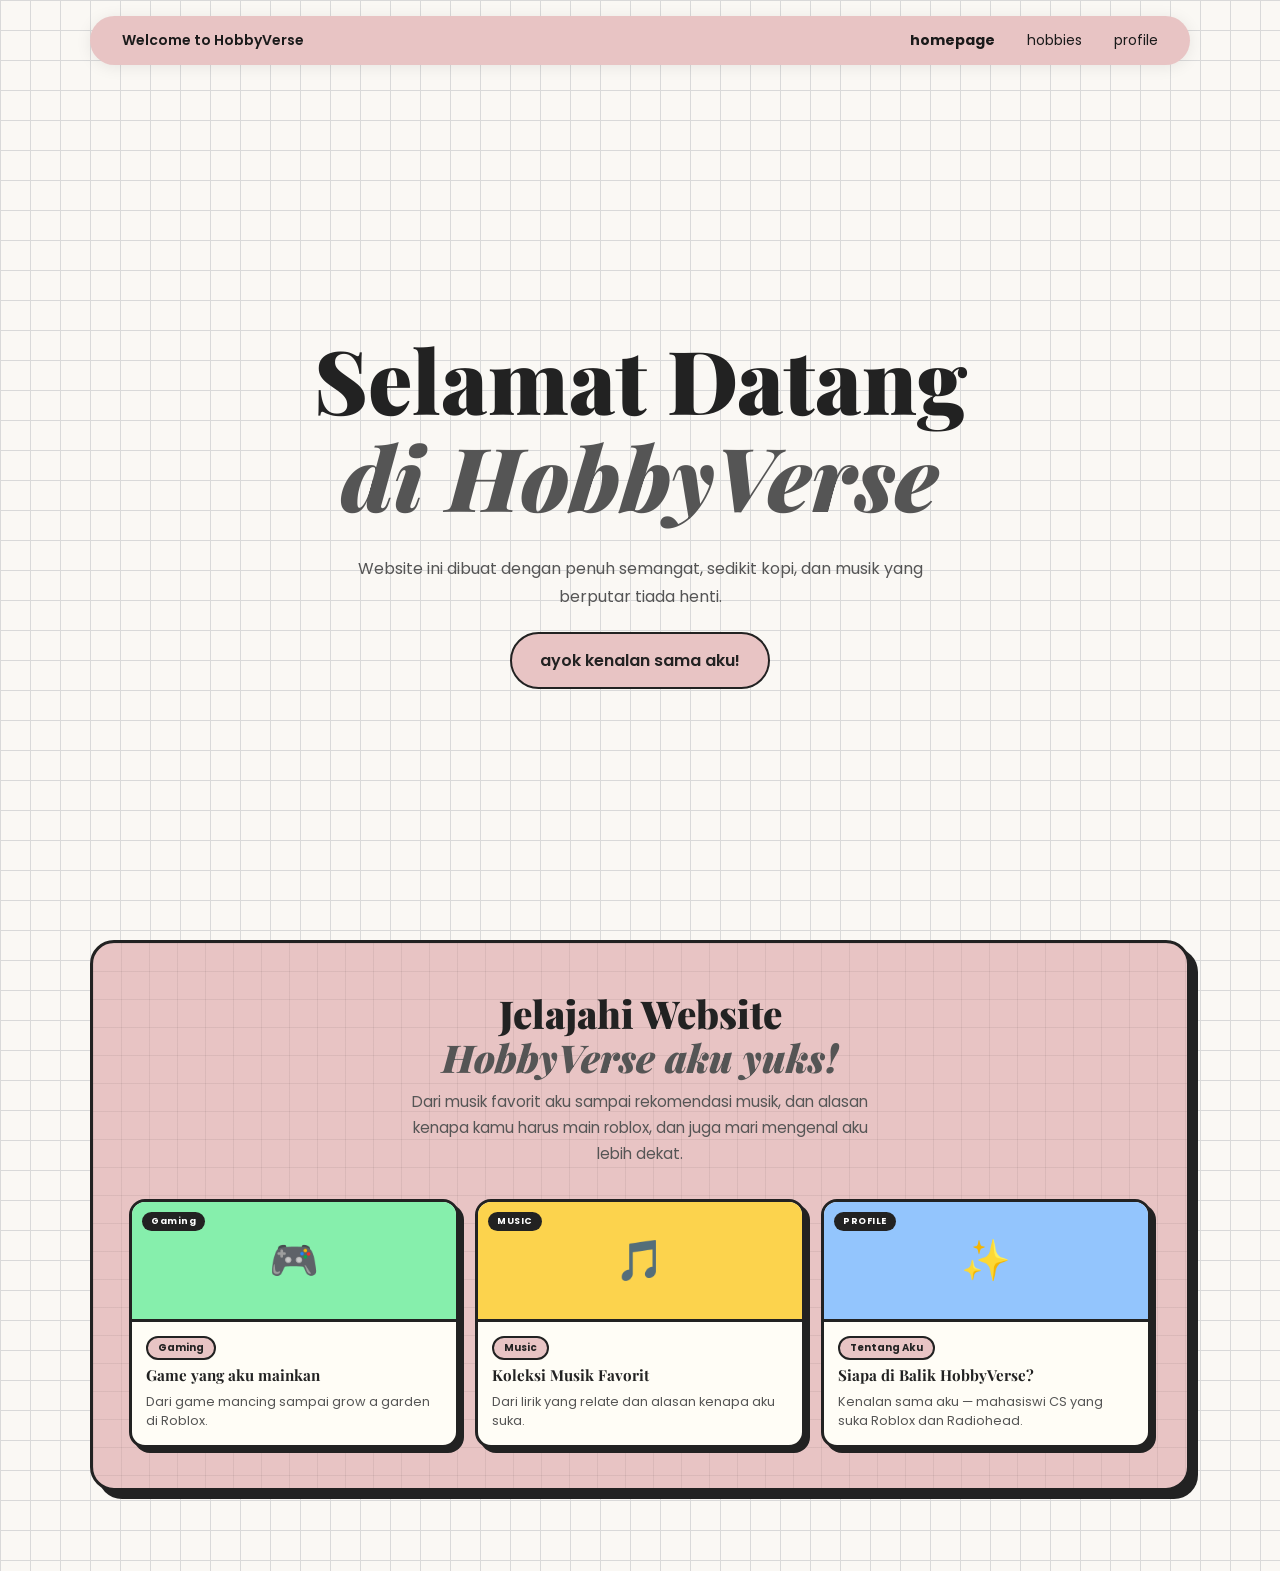
<file: index.html>
<!DOCTYPE html>
<html lang="id">
<head>
    <meta charset="UTF-8" />
    <meta name="viewport" content="width=device-width, initial-scale=1.0" />
    <title>HobbyVerse – Home</title>
    <link rel="stylesheet" href="style.css" />
</head>
<body>

<header>
    <nav>
        <span class="brand">Welcome to HobbyVerse</span>
        <div class="links">
            <a href="homepage.html" class="active">homepage</a>
            <a href="hobbies.html">hobbies</a>
            <a href="profile.html">profile</a>
        </div>
    </nav>
</header>

<section class="hero">
    <div class="hero-content">
        <h1>Selamat Datang<br><em>di HobbyVerse</em></h1>
        <p class="description">
            Website ini dibuat dengan penuh semangat, sedikit kopi, dan musik yang berputar tiada henti.
        </p>
        <a href="profile.html" class="btn">ayok kenalan sama aku!</a>
    </div>
</section>

<section class="explore-section">
    <div class="explore-grid-bg"></div>

    <div class="explore-heading-wrap">
        <h2 class="explore-heading">Jelajahi Website<br><em>HobbyVerse aku yuks!</em></h2>
        <p class="explore-sub">
            Dari musik favorit aku sampai rekomendasi musik, dan alasan kenapa kamu harus main roblox, dan juga mari mengenal aku lebih dekat.
        </p>
    </div>

    <div class="explore-slider-wrap">
        <div class="explore-cards" id="exploreCards">

            <a href="hobbies.html#gaming" class="explore-card">
                <div class="explore-card-img" style="background: #86efac;">
                    <span class="explore-card-badge">Gaming</span>
                    <span class="explore-card-emoji">🎮</span>
                </div>
                <div class="explore-card-body">
                    <span class="explore-tag">Gaming</span>
                    <h3 class="explore-card-title">Game yang aku mainkan</h3>
                    <p class="explore-card-desc">Dari game mancing sampai grow a garden di Roblox.</p>
                </div>
            </a>

            <a href="hobbies.html#musik" class="explore-card">
                <div class="explore-card-img" style="background: #fcd34d;">
                    <span class="explore-card-badge">MUSIC</span>
                    <span class="explore-card-emoji">🎵</span>
                </div>
                <div class="explore-card-body">
                    <span class="explore-tag">Music</span>
                    <h3 class="explore-card-title">Koleksi Musik Favorit</h3>
                    <p class="explore-card-desc">Dari lirik yang relate dan alasan kenapa aku suka.</p>
                </div>
            </a>

            <a href="profile.html" class="explore-card">
                <div class="explore-card-img" style="background: #93c5fd;">
                    <span class="explore-card-badge">PROFILE</span>
                    <span class="explore-card-emoji">✨</span>
                </div>
                <div class="explore-card-body">
                    <span class="explore-tag">Tentang Aku</span>
                    <h3 class="explore-card-title">Siapa di Balik HobbyVerse?</h3>
                    <p class="explore-card-desc">Kenalan sama aku — mahasiswi CS yang suka Roblox dan Radiohead.</p>
                </div>
            </a>

        </div>
    </div>
</section>

</body>
</html>
</file>
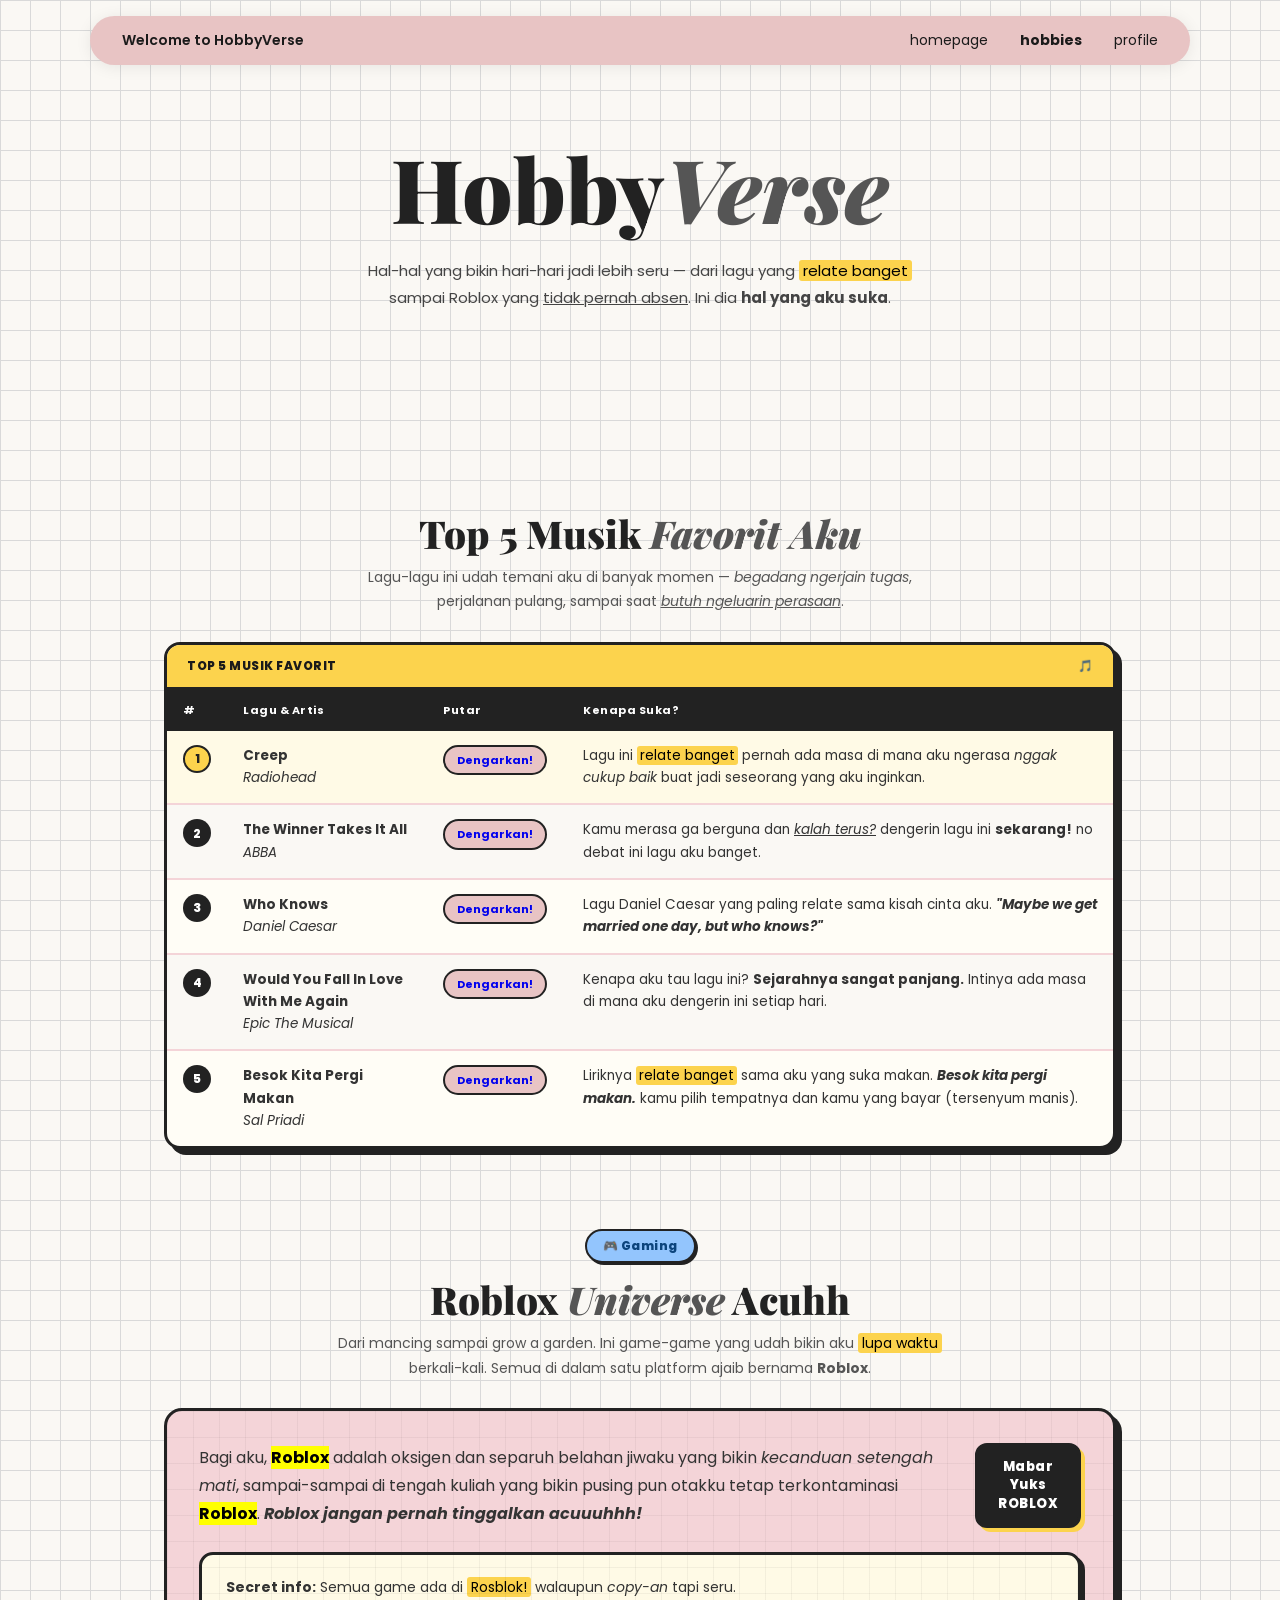
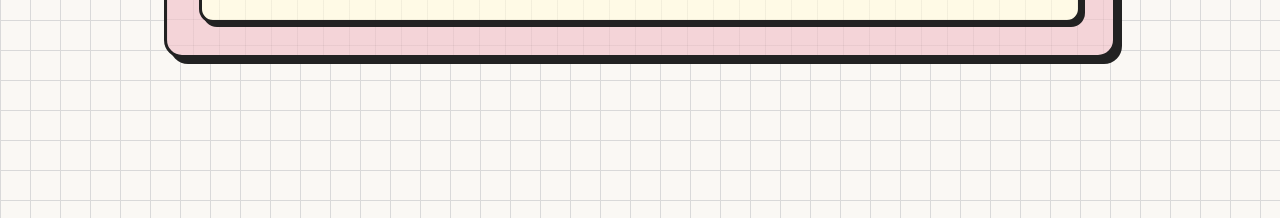
<file: hobbies.html>
<!DOCTYPE html>
<html lang="id">
<head>
    <meta charset="UTF-8" />
    <meta name="viewport" content="width=device-width, initial-scale=1.0" />
    <title>Hobbies – HobbyVerse</title>
    <link rel="stylesheet" href="style.css" />
</head>
<body>

<header>
    <nav>
        <span class="brand">Welcome to HobbyVerse</span>
        <div class="links">
            <a href="homepage.html">homepage</a>
            <a href="hobbies.html" class="active">hobbies</a>
            <a href="profile.html">profile</a>
        </div>
    </nav>
</header>

<main class="hobbies-page">

    <section class="hb-hero-inner">
        <div class="hb-hero-title">
            <h1>Hobby<em>Verse</em></h1>
            <p class="hb-hero-desc">
                Hal-hal yang bikin hari-hari jadi lebih seru — dari lagu yang <mark>relate banget</mark>
                sampai Roblox yang <u>tidak pernah absen</u>. Ini dia <strong>hal yang aku suka</strong>.
            </p>
        </div>
    </section>

    <!-- MUSIK -->
    <section class="hb-section" id="musik">
        <div class="hb-section-label">
            <h2 class="hb-section-title">Top 5 Musik <em>Favorit Aku</em></h2>
            <p class="hb-section-sub">
                Lagu-lagu ini udah temani aku di banyak momen — <em>begadang ngerjain tugas</em>,
                perjalanan pulang, sampai saat <i><u>butuh ngeluarin perasaan</u></i>.
            </p>
        </div>

        <div class="hb-card">
            <div class="hb-card-header yellow">
                <span>TOP 5 MUSIK FAVORIT</span>
                <span>🎵</span>
            </div>
            <div class="hb-table-wrap">
                <table class="hb-table">
                    <thead>
                        <tr>
                            <th class="col-rank">#</th>
                            <th class="col-song">Lagu &amp; Artis</th>
                            <th class="col-genre">Putar</th>
                            <th>Kenapa Suka?</th>
                        </tr>
                    </thead>
                    <tbody>
                        <tr class="row-gold">
                            <td><span class="rank rank-gold">1</span></td>
                            <td><strong>Creep</strong><br><em>Radiohead</em></td>
                            <td><a href="https://youtu.be/XFkzRNyygfk?si=NBBG_Bxpb6eOQ5gJ" target="_blank"><span class="genre-pill">Dengarkan!</span></a></td>
                            <td>Lagu ini <mark>relate banget</mark> pernah ada masa di mana aku ngerasa <em>nggak cukup baik</em> buat jadi seseorang yang aku inginkan.</td>
                        </tr>
                        <tr>
                            <td><span class="rank">2</span></td>
                            <td><strong>The Winner Takes It All</strong><br><em>ABBA</em></td>
                            <td><a href="https://youtu.be/92cwKCU8Z5c?si=Wqiy_tHNhvm-0K00" target="_blank"><span class="genre-pill">Dengarkan!</span></a></td>
                            <td>Kamu merasa ga berguna dan <i><u>kalah terus?</u></i> dengerin lagu ini <b>sekarang!</b> no debat ini lagu aku banget.</td>
                        </tr>
                        <tr>
                            <td><span class="rank">3</span></td>
                            <td><strong>Who Knows</strong><br><em>Daniel Caesar</em></td>
                            <td><a href="https://youtu.be/glscfhJyZHo?si=UpuKACqriJxkjG9X" target="_blank"><span class="genre-pill">Dengarkan!</span></a></td>
                            <td>Lagu Daniel Caesar yang paling relate sama kisah cinta aku. <b><i>"Maybe we get married one day, but who knows?"</i></b></td>
                        </tr>
                        <tr>
                            <td><span class="rank">4</span></td>
                            <td><strong>Would You Fall In Love With Me Again</strong><br><em>Epic The Musical</em></td>
                            <td><a href="https://open.spotify.com/track/3iYeXCdD3d0zlex2v0CpVt" target="_blank"><span class="genre-pill">Dengarkan!</span></a></td>
                            <td>Kenapa aku tau lagu ini? <strong>Sejarahnya sangat panjang.</strong> Intinya ada masa di mana aku dengerin ini setiap hari.</td>
                        </tr>
                        <tr>
                            <td><span class="rank">5</span></td>
                            <td><strong>Besok Kita Pergi Makan</strong><br><em>Sal Priadi</em></td>
                            <td><a href="https://youtu.be/jYIcxdDuGMk?si=obgviyUFpMDv2oRN" target="_blank"><span class="genre-pill">Dengarkan!</span></a></td>
                            <td>Liriknya <mark>relate banget</mark> sama aku yang suka makan. <b><i>Besok kita pergi makan.</i></b> kamu pilih tempatnya dan kamu yang bayar (tersenyum manis).</td>
                        </tr>
                    </tbody>
                </table>
            </div>
        </div>
    </section>

    <!-- GAMING / ROBLOX -->
    <section class="rb-section" id="gaming">
        <div class="rb-section-label">
            <span class="rb-eyebrow">🎮 Gaming</span>
            <h2 class="rb-section-title">Roblox <em>Universe</em> Acuhh</h2>
            <p class="rb-section-sub">
                Dari mancing sampai grow a garden. Ini game-game yang udah bikin aku
                <mark>lupa waktu</mark> berkali-kali. Semua di dalam satu platform ajaib bernama <strong>Roblox</strong>.
            </p>
        </div>

        <!-- Player profile card -->
        <div class="rb-banner">
                <div class="rb-banner-grid"></div>
                <div class="rb-banner-inner">
                    <div>
                        <p class="rb-banner-tagline">
                            Bagi aku, <b><mark>Roblox</mark></b> adalah oksigen dan separuh belahan jiwaku yang bikin <i>kecanduan setengah mati</i>, sampai-sampai di tengah kuliah yang bikin pusing pun otakku tetap terkontaminasi <b><mark>Roblox</mark></b>. <strong><i> Roblox jangan pernah tinggalkan acuuuhhh!</i></strong>
                        </p>
                    </div>
                    <a href="https://www.roblox.com/users/9221613594/profile" target="_blank" style="text-decoration: none;">
                        <div class="rb-logo-pill">Mabar Yuks<br>ROBLOX</div>
                    </a>
                </div>          
            <a href="https://www.youtube.com/watch?v=fHcpp5bjDsQ" target="_blank" style="text-decoration: none;">
                <div class="rb-funfact">
                    <strong>Secret info:</strong>
                    Semua game ada di <mark>Rosblok!</mark> walaupun <i>copy-an</i> tapi seru.
                </div>
            </a>
        </section>

    </main>

</body>
</html>
</file>
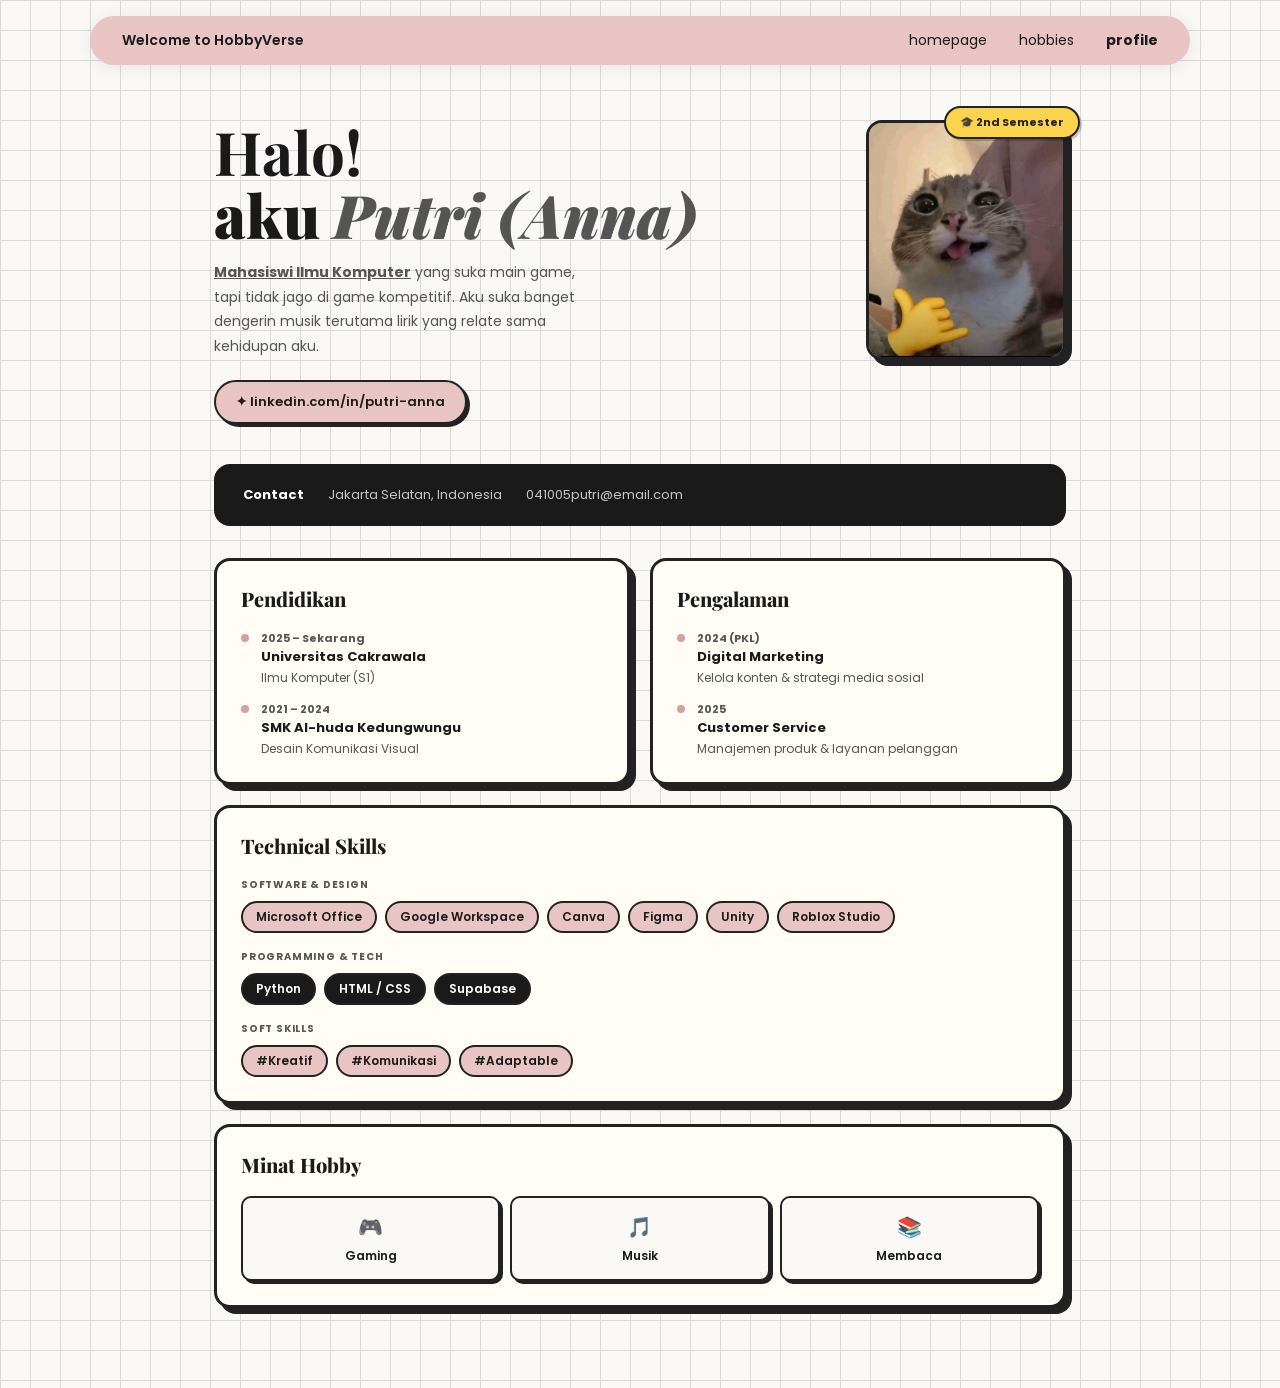
<file: profile.html>
<!DOCTYPE html>
<html lang="id">
<head>
    <meta charset="UTF-8" />
    <meta name="viewport" content="width=device-width, initial-scale=1.0" />
    <title>Profile – HobbyVerse</title>
    <link rel="stylesheet" href="style.css" />
</head>
<body>

<header>
    <nav>
        <span class="brand">Welcome to HobbyVerse</span>
        <div class="links">
            <a href="homepage.html">homepage</a>
            <a href="hobbies.html">hobbies</a>
            <a href="profile.html" class="active">profile</a>
        </div>
    </nav>
</header>

<div class="page">

    <div class="hero-profile">
        <div class="hero-text">
            <h1><b>Halo!</b><br>aku <em>Putri (Anna)</em></h1>
            <p>
                <strong><u>Mahasiswi Ilmu Komputer</u></strong> yang suka main game, tapi tidak
                jago di game kompetitif. Aku suka banget dengerin musik
                terutama lirik yang relate sama kehidupan aku.
            </p>
            <a class="pill-link" href="https://www.linkedin.com/in/putri-anna-261943406/" target="_blank">
                ✦ linkedin.com/in/putri-anna
            </a>
        </div>

        <div class="hero-photo">
            <div class="badge badge-top">🎓 2nd Semester</div>
            <div class="photo-frame">
                <svg width="80" height="100" viewBox="0 0 80 100" fill="none">
                    <img src="kucing.jpeg" alt="kucing well" class="profile-img">
                </svg>
            </div>
        </div>
    </div>

    <div class="contact-strip">
        <b>Contact</b>
        <div class="contact-item">Jakarta Selatan, Indonesia</div>
        <div class="contact-item">041005putri@email.com</div>
    </div>

    <div class="two-col">
        <div class="card">
            <h2>Pendidikan</h2>
            <ul class="timeline">
                <li>
                    <div class="dot"></div>
                    <div>
                        <div class="tl-year">2025 – Sekarang</div>
                        <div class="tl-title">Universitas Cakrawala</div>
                        <div class="tl-sub">Ilmu Komputer (S1)</div>
                    </div>
                </li>
                <li>
                    <div class="dot"></div>
                    <div>
                        <div class="tl-year">2021 – 2024</div>
                        <div class="tl-title">SMK Al-huda Kedungwungu</div>
                        <div class="tl-sub">Desain Komunikasi Visual</div>
                    </div>
                </li>
            </ul>
        </div>

        <div class="card">
            <h2>Pengalaman</h2>
            <ul class="timeline">
                <li>
                    <div class="dot"></div>
                    <div>
                        <div class="tl-year">2024 (PKL)</div>
                        <div class="tl-title">Digital Marketing</div>
                        <div class="tl-sub">Kelola konten & strategi media sosial</div>
                    </div>
                </li>
                <li>
                    <div class="dot"></div>
                    <div>
                        <div class="tl-year">2025</div>
                        <div class="tl-title">Customer Service</div>
                        <div class="tl-sub">Manajemen produk & layanan pelanggan</div>
                    </div>
                </li>
            </ul>
        </div>
    </div>

    <div class="one-col">
        <div class="card">
            <h2>Technical Skills</h2>
            <div class="skills-group">
                <div class="skills-label">Software & Design</div>
                <div class="tags">
                    <span class="tag">Microsoft Office</span>
                    <span class="tag">Google Workspace</span>
                    <span class="tag">Canva</span>
                    <span class="tag">Figma</span>
                    <span class="tag">Unity</span>
                    <span class="tag">Roblox Studio</span>
                </div>
            </div>
            <div class="skills-group">
                <div class="skills-label">Programming & Tech</div>
                <div class="tags">
                    <span class="tag dark">Python</span>
                    <span class="tag dark">HTML / CSS</span>
                    <span class="tag dark">Supabase</span>
                </div>
            </div>
            <div class="skills-group">
                <div class="skills-label">Soft Skills</div>
                <div class="tags">
                    <span class="tag">#Kreatif</span>
                    <span class="tag">#Komunikasi</span>
                    <span class="tag">#Adaptable</span>
                </div>
            </div>
        </div>
    </div>

    <div class="card">
        <h2>Minat Hobby</h2>
        <div class="hobby-grid">
            <div class="hobby-item">
                <div class="hobby-icon">🎮</div>
                Gaming
            </div>
            <div class="hobby-item">
                <div class="hobby-icon">🎵</div>
                Musik
            </div>
            <div class="hobby-item">
                <div class="hobby-icon">📚</div>
                Membaca
            </div>
        </div>
    </div>

</div>
</body>
</html>
</file>
<file: style.css>
@import url('https://fonts.googleapis.com/css2?family=Playfair+Display:ital,wght@0,400;0,700;0,900;1,400&family=Poppins:wght@300;400;500;600;700;800&display=swap');

/* ==============================================
RESET & BASE
============================================== */
*, *::before, *::after {
margin: 0;
padding: 0;
box-sizing: border-box;
}

:root {
--pink:      #e8c4c4;
--pink-dark: #d4a0a0;
--ink:       #1a1a1a;
--ink-soft:  #555;
--card:      #fffdf6;
--radius:    999px;
--radius-md: 16px;
--radius-sm: 10px;
}

body {
font-family: 'Poppins', sans-serif;
background-color: #faf8f4;
background-image:
    linear-gradient(#d9d9d9 1px, transparent 1px),
    linear-gradient(90deg, #d9d9d9 1px, transparent 1px);
background-size: 30px 30px;
color: var(--ink);
min-height: 100vh;
}

/* ==============================================
NAVBAR 
============================================== */
header {
width: 100%;
position: fixed;
top: 0;
left: 0;
z-index: 1000;
padding: 16px 40px;
}

nav {
max-width: 1100px;
margin: 0 auto;
background: var(--pink);
border-radius: var(--radius);
padding: 14px 32px;
display: flex;
justify-content: space-between;
align-items: center;
box-shadow: 0 2px 16px rgba(0,0,0,0.08);
}

nav .brand {
font-size: 14px;
font-weight: 600;
color: var(--ink);
text-decoration: none;
}

nav .links {
display: flex;
gap: 32px;
list-style: none;
}

nav .links a {
text-decoration: none;
font-size: 14px;
color: var(--ink);
font-weight: 400;
transition: opacity .2s;
}

nav .links a:hover  { opacity: .5; }
nav .links a.active { font-weight: 700; }

/* ==============================================
HOMEPAGE — hero & btn
============================================== */
.hero {
padding-top: 120px;
min-height: 100vh;
display: flex;
justify-content: center;
align-items: center;
text-align: center;
}

.hero-content {
max-width: 900px;
padding: 20px;
display: flex;
flex-direction: column;
align-items: center;
}

.hero h1 {
font-family: 'Playfair Display', serif;
font-size: clamp(3.5rem, 8vw, 5.5rem);
line-height: 1.1;
color: #222;
font-weight: 900;
margin-bottom: 10px;
}

.hero h1 em {
font-style: italic;
color: var(--ink-soft);
}

.description {
max-width: 600px;
margin: 20px auto;
font-size: 1rem;
color: var(--ink-soft);
line-height: 1.8;
}

.btn {
display: inline-block;
padding: 14px 28px;
background: var(--pink);
color: #222;
text-decoration: none;
border: 2px solid #222;
border-radius: 30px;
font-weight: 600;
transition: transform 0.2s;
}

.btn:hover { transform: translateY(-3px); }

/* ==============================================
EXPLORE SECTION (homepage cards)
============================================== */
.explore-section {
position: relative;
max-width: 1100px;
margin: 40px auto 80px;
padding: 48px 36px 40px;
background: var(--pink);
border: 3px solid #222;
border-radius: 24px;
box-shadow: 8px 8px 0 #222;
overflow: hidden;
}

.explore-grid-bg {
position: absolute;
inset: 0;
background-image:
    linear-gradient(rgba(34,34,34,0.07) 1px, transparent 1px),
    linear-gradient(90deg, rgba(34,34,34,0.07) 1px, transparent 1px);
background-size: 28px 28px;
pointer-events: none;
}

.explore-heading-wrap {
position: relative;
z-index: 1;
text-align: center;
margin-bottom: 32px;
}

.explore-heading {
font-family: 'Playfair Display', serif;
font-size: clamp(1.6rem, 4vw, 2.4rem);
font-weight: 900;
color: #222;
line-height: 1.15;
margin-bottom: 10px;
}

.explore-heading em { font-style: italic; color: var(--ink-soft); }

.explore-sub {
font-size: 0.95rem;
color: var(--ink-soft);
max-width: 480px;
margin: 0 auto;
line-height: 1.7;
}

.explore-slider-wrap {
position: relative;
z-index: 1;
}

.explore-cards {
display: grid;
grid-template-columns: repeat(3, 1fr);
gap: 16px;
}

.explore-card {
background: var(--card);
border: 3px solid #222;
border-radius: var(--radius-md);
box-shadow: 5px 5px 0 #222;
overflow: hidden;
text-decoration: none;
color: #222;
display: flex;
flex-direction: column;
transition: transform .15s, box-shadow .15s;
}

.explore-card:hover {
transform: translate(-2px, -2px);
box-shadow: 7px 7px 0 #222;
}

.explore-card-img {
width: 100%;
height: 120px;
border-bottom: 3px solid #222;
display: flex;
align-items: center;
justify-content: center;
position: relative;
}

.explore-card-emoji { font-size: 2.5rem; }

.explore-card-badge {
position: absolute;
top: 10px; left: 10px;
background: #222; color: #fff;
font-size: 9px; font-weight: 700;
letter-spacing: .5px;
padding: 3px 9px;
border-radius: 20px;
}

.explore-card-body {
padding: 14px;
display: flex;
flex-direction: column;
gap: 6px;
flex: 1;
}

.explore-tag {
display: inline-block;
background: var(--pink);
border: 2px solid #222;
border-radius: 20px;
padding: 2px 10px;
font-size: 10px;
font-weight: 700;
width: fit-content;
}

.explore-card-title {
font-family: 'Playfair Display', serif;
font-size: 0.95rem;
font-weight: 700;
line-height: 1.3;
margin: 0;
}

.explore-card-desc {
font-size: 0.8rem;
color: var(--ink-soft);
line-height: 1.55;
margin: 0;
}

/* ==============================================
PROFILE PAGE
============================================== */
.page {
max-width: 900px;
margin: 0 auto;
padding: 120px 24px 80px;
}

.hero-profile {
display: grid;
grid-template-columns: 1fr auto;
gap: 32px;
align-items: start;
margin-bottom: 40px;
}

.hero-text h1 {
font-family: 'Playfair Display', serif;
font-size: clamp(36px, 6vw, 60px);
line-height: 1.05;
margin-bottom: 14px;
font-weight: 900;
}

.hero-text h1 em { font-style: italic; color: var(--ink-soft); }

.hero-text p {
font-size: 14px;
line-height: 1.75;
color: var(--ink-soft);
max-width: 380px;
margin-bottom: 22px;
}

.pill-link {
display: inline-flex;
align-items: center;
gap: 8px;
background: var(--pink);
border: 2px solid #222;
border-radius: var(--radius);
padding: 10px 20px;
font-size: 13px;
font-weight: 600;
color: var(--ink);
text-decoration: none;
box-shadow: 3px 3px 0 #222;
transition: transform .15s, box-shadow .15s;
}

.pill-link:hover {
transform: translate(-2px, -2px);
box-shadow: 5px 5px 0 #222;
}

.hero-photo { position: relative; width: 200px; flex-shrink: 0; }

.photo-frame {
width: 200px; height: 240px;
border-radius: var(--radius-md);
background: var(--pink);
border: 3px solid #222;
box-shadow: 6px 6px 0 #222;
overflow: hidden;
display: flex; align-items: center; justify-content: center;
}

.photo-frame img { width: 100%; height: 100%; object-fit: cover; }
.photo-frame svg { opacity: .3; }

.badge {
position: absolute;
border-radius: var(--radius);
padding: 6px 14px;
font-size: 11px;
font-weight: 700;
white-space: nowrap;
border: 2px solid #222;
box-shadow: 2px 2px 0 rgba(0,0,0,.2);
}

.badge-top { top: -14px; right: -14px; background: #fcd34d; color: #222; }

.contact-strip {
background: var(--ink);
color: #fff;
border-radius: var(--radius-md);
border: 3px solid var(--ink);
padding: 18px 26px;
display: flex;
gap: 24px;
flex-wrap: wrap;
align-items: center;
margin-bottom: 32px;
font-size: 13px;
}

.contact-strip strong {
font-family: 'Playfair Display', serif;
font-size: 17px;
}

.contact-item {
display: flex;
align-items: center;
gap: 8px;
color: rgba(255,255,255,.75);
}

.two-col {
display: grid;
grid-template-columns: 1fr 1fr;
gap: 20px;
margin-bottom: 20px;
}

.one-col { margin-bottom: 20px; }

.card {
background: var(--card);
border: 3px solid #222;
border-radius: var(--radius-md);
box-shadow: 6px 6px 0 #222;
overflow: hidden;
padding: 24px;
}

.card h2 {
font-family: 'Playfair Display', serif;
font-size: 20px;
font-weight: 800;
margin-bottom: 18px;
}

.timeline { list-style: none; display: flex; flex-direction: column; gap: 14px; }
.timeline li { display: flex; gap: 12px; align-items: flex-start; }

.dot {
width: 8px; height: 8px;
background: var(--pink-dark);
border-radius: 50%;
margin-top: 4px;
flex-shrink: 0;
}

.tl-year  { font-size: 11px; font-weight: 700; color: var(--ink-soft); min-width: 80px; }
.tl-title { font-size: 13px; font-weight: 700; }
.tl-sub   { font-size: 12px; color: var(--ink-soft); margin-top: 2px; }

.skills-group + .skills-group { margin-top: 16px; }

.skills-label {
font-size: 10px;
font-weight: 700;
color: var(--ink-soft);
text-transform: uppercase;
letter-spacing: .08em;
margin-bottom: 8px;
}

.tags { display: flex; flex-wrap: wrap; gap: 8px; }

.tag {
background: var(--pink);
border: 2px solid #222;
border-radius: var(--radius);
padding: 5px 13px;
font-size: 12px;
font-weight: 600;
}

.tag.dark { background: var(--ink); color: #fff; }

.hobby-grid {
display: grid;
grid-template-columns: repeat(3, 1fr);
gap: 10px;
}

.hobby-item {
background: #faf8f4;
border: 2px solid #222;
border-radius: var(--radius-sm);
padding: 14px 8px;
text-align: center;
font-size: 12px;
font-weight: 600;
box-shadow: 3px 3px 0 #222;
}

.hobby-icon { font-size: 20px; margin-bottom: 5px; }

/* ==============================================
HOBBIES PAGE — hero
============================================== */
.hobbies-page {
max-width: 1000px;
margin: 0 auto;
padding: 140px 24px 80px;
}

.hb-hero-inner {
text-align: center;
margin-bottom: 200px;
}

.hb-hero-title h1 {
font-family: 'Playfair Display', serif;
font-size: clamp(3rem, 7vw, 5.5rem);
font-weight: 900;
color: #222;
line-height: 1.1;
margin-bottom: 20px;
}

.hb-hero-title em { font-style: italic; color: var(--ink-soft); }

.hb-hero-desc {
font-size: 15px;
color: #444;
line-height: 1.8;
max-width: 580px;
margin: 0 auto;
}

.hb-hero-desc mark {
background: #fcd34d;
padding: 0 4px;
border-radius: 3px;
}

/* ==============================================
HOBBIES PAGE — section labels
============================================== */
.hb-section, .rb-section { margin-bottom: 80px; }

.hb-section-label, .rb-section-label {
text-align: center;
margin-bottom: 28px;
}

.hb-section-title, .rb-section-title {
font-family: 'Playfair Display', serif;
font-size: clamp(1.8rem, 4vw, 2.4rem);
font-weight: 900;
color: #222;
margin-bottom: 10px;
line-height: 1.15;
}

.hb-section-title em, .rb-section-title em { font-style: italic; color: var(--ink-soft); }

.hb-section-sub, .rb-section-sub {
font-size: 14px;
color: var(--ink-soft);
line-height: 1.75;
max-width: 620px;
margin: 0 auto;
}

.rb-section-sub mark { background: #fcd34d; padding: 0 4px; border-radius: 3px; }

/* ==============================================
MUSIK TABLE CARD
============================================== */
.hb-card {
background: var(--card);
border: 3px solid #222;
border-radius: var(--radius-md);
box-shadow: 6px 6px 0 #222;
overflow: hidden;
}

.hb-card-header {
border-bottom: 3px solid #222;
padding: 12px 20px;
display: flex;
justify-content: space-between;
align-items: center;
font-weight: 800;
font-size: 12px;
letter-spacing: .5px;
}

.hb-card-header.yellow { background: #fcd34d; }

.hb-table-wrap { overflow-x: auto; }

.hb-table {
width: 100%;
border-collapse: collapse;
font-size: 13.5px;
min-width: 560px;
}

.hb-table th {
background: #222;
color: #fff;
padding: 12px 16px;
text-align: left;
font-weight: 700;
font-size: 11px;
letter-spacing: .5px;
white-space: nowrap;
}

.hb-table td {
padding: 14px 16px;
border-bottom: 2px solid #f4d4d8;
vertical-align: top;
line-height: 1.65;
color: #333;
}

.hb-table tr:last-child td { border-bottom: none; }
.hb-table tr.row-gold td   { background: #fffae6; }
.hb-table tr:not(.row-gold):nth-child(even) td { background: #faf8f4; }
.hb-table td mark { background: #fcd34d; padding: 0 3px; border-radius: 3px; }

.col-rank  { width: 52px; text-align: center; }
.col-song  { width: 200px; }
.col-genre { width: 140px; text-align: center; }

.rank {
display: inline-flex;
align-items: center;
justify-content: center;
width: 28px; height: 28px;
border-radius: 50%;
background: #222; color: #fff;
font-weight: 800; font-size: 12px;
}

.rank-gold {
background: #fcd34d;
color: #222;
border: 2px solid #222;
}

.genre-pill {
display: inline-block;
background: var(--pink);
border: 2px solid #222;
border-radius: 999px;
padding: 4px 12px;
font-size: 11px;
font-weight: 700;
white-space: nowrap;
cursor: pointer;
}

/* ==============================================
ROBLOX SECTION
============================================== */
.rb-eyebrow {
    display: inline-block;
    font-size: 12px;
    font-weight: 800;
    letter-spacing: .5px;
    border: 2px solid #222;
    border-radius: 999px;
    padding: 6px 16px;
    margin-bottom: 14px;
    background: #93c5fd;
    color: #0c447c;
    box-shadow: 2px 2px 0 #222;
}

.rb-banner {
    background: #f4d4d8;
    border: 3px solid #222;
    border-radius: 18px;
    box-shadow: 6px 6px 0 #222;
    padding: 32px;
    margin-bottom: 24px;
    position: relative;
    overflow: hidden;
}

.rb-banner-grid {
    position: absolute;
    inset: 0;
    background-image:
        linear-gradient(rgba(34,34,34,.05) 1px, transparent 1px),
        linear-gradient(90deg, rgba(34,34,34,.05) 1px, transparent 1px);
    background-size: 26px 26px;
    pointer-events: none;
}

.rb-banner-inner {
    position: relative;
    display: flex;
    justify-content: space-between;
    align-items: center;
    gap: 16px;
    margin-bottom: 24px;
}

.rb-banner-tagline {
    font-size: 16px;
    color: #333;
    line-height: 1.75;
    max-width: px;
}

.rb-logo-pill {
    background: #222;
    color: #fff;
    border: 3px solid #222;
    border-radius: 12px;
    padding: 12px 20px;
    font-weight: 800;
    font-size: 13px;
    letter-spacing: .5px;
    text-align: center;
    line-height: 1.4;
    flex-shrink: 0;
    box-shadow: 4px 4px 0 #fcd34d;
}

/* ── FUN FACT ── */
.rb-funfact {
    background: #fffae6;
    border: 3px solid #222;
    border-radius: 14px;
    box-shadow: 4px 4px 0 #222;
    padding: 20px 24px;
    font-size: 14px;
    color: #333;
    line-height: 1.8;
}

.rb-funfact mark {
    background: #fcd34d;
    padding: 0 4px;
    border-radius: 3px;

/* ==============================================
RESPONSIVE
============================================== */
@media (max-width: 768px) {
header { padding: 10px 16px; }

nav { padding: 12px 20px; }

nav .links { gap: 18px; }

.hero h1 { font-size: 3rem; }

.hero-profile { grid-template-columns: 1fr; }
.hero-photo   { display: none; }

.two-col      { grid-template-columns: 1fr; }
.hobby-grid   { grid-template-columns: repeat(2, 1fr); }

.explore-cards { grid-template-columns: 1fr; }

.rb-profile-card { flex-direction: column; align-items: flex-start; }
.rb-games-grid   { grid-template-columns: 1fr; }

.col-genre { display: none; }
</file>
